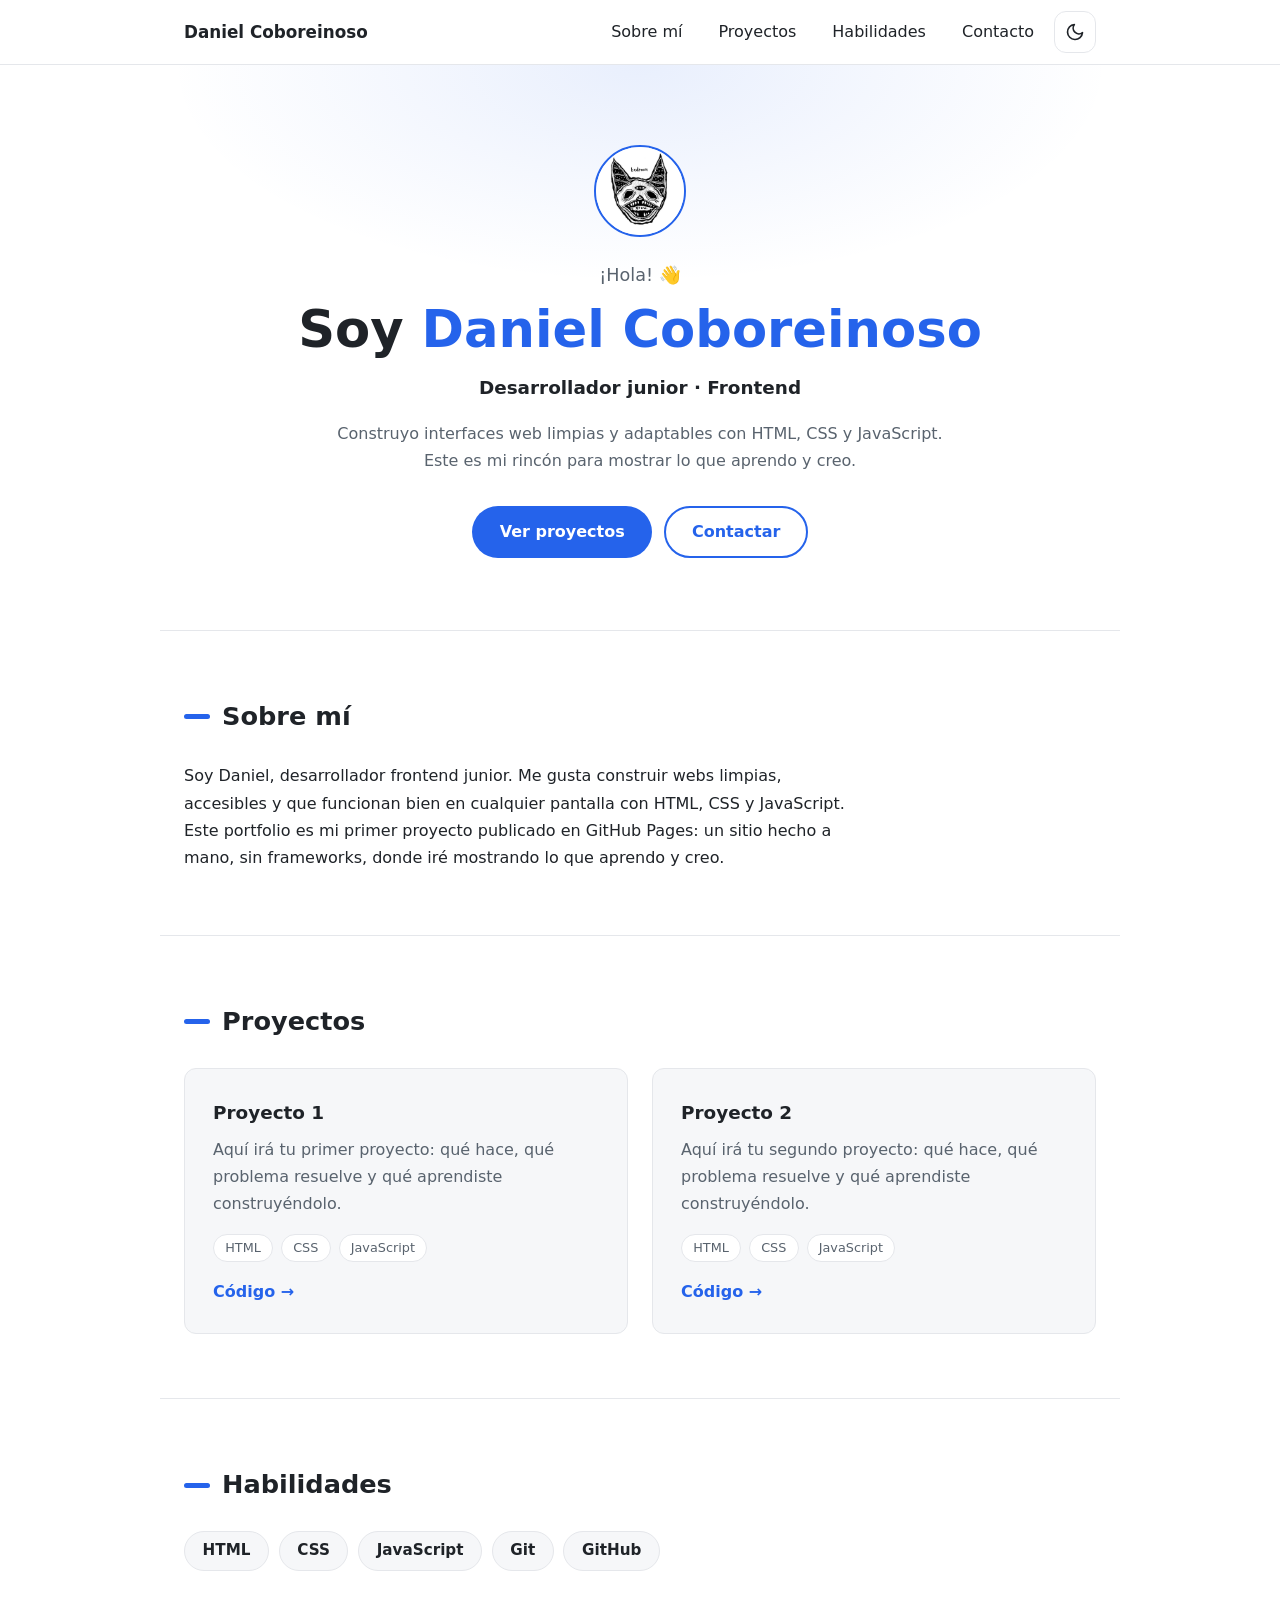
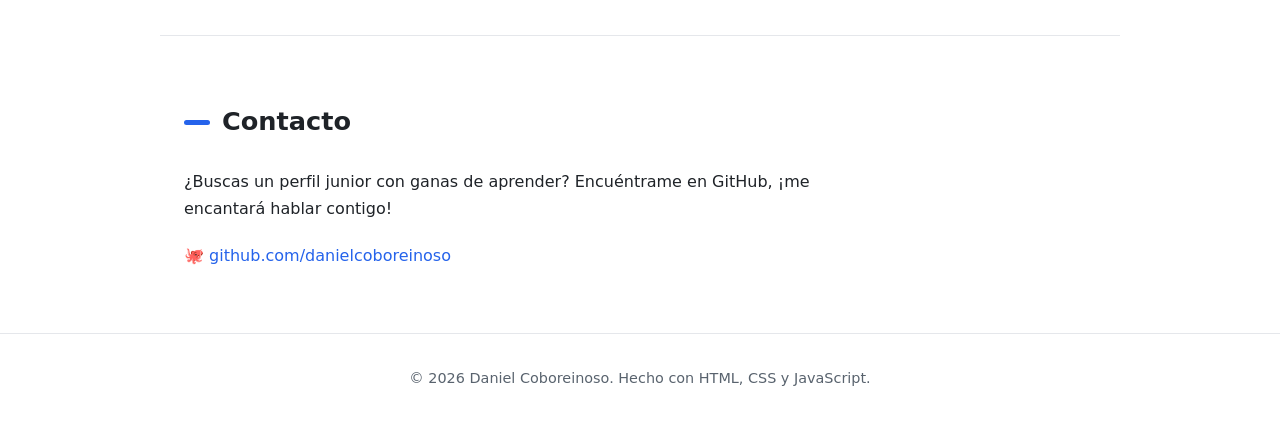
<file: index.html>
<!DOCTYPE html>
<html lang="es">
<head>
  <meta charset="UTF-8">
  <meta name="viewport" content="width=device-width, initial-scale=1.0">
  <title>Daniel Coboreinoso | Portfolio</title>
  <meta name="description" content="Portfolio de Daniel Coboreinoso, desarrollador junior frontend. Proyectos, habilidades y contacto.">
  <link rel="icon" href="favicon.svg" type="image/svg+xml">
  <link rel="stylesheet" href="css/styles.css">
  <meta name="theme-color" content="#ffffff" media="(prefers-color-scheme: light)">
  <meta name="theme-color" content="#0e1420" media="(prefers-color-scheme: dark)">

  <!-- Aplica el tema (día/noche) guardado ANTES de pintar la página,
       para evitar un destello de color incorrecto al cargar -->
  <script>
    (function () {
      var saved = localStorage.getItem("theme");
      var theme = saved === "dark" || saved === "light"
        ? saved
        : (window.matchMedia("(prefers-color-scheme: dark)").matches ? "dark" : "light");
      document.documentElement.setAttribute("data-theme", theme);
    })();
  </script>
</head>
<body>

  <!-- ===== Cabecera y menú ===== -->
  <header class="header">
    <nav class="nav container">
      <a href="#inicio" class="nav__logo">Daniel Coboreinoso</a>

      <ul id="nav-menu" class="nav__menu">
        <li><a href="#sobre-mi">Sobre mí</a></li>
        <li><a href="#proyectos">Proyectos</a></li>
        <li><a href="#habilidades">Habilidades</a></li>
        <li><a href="#contacto">Contacto</a></li>
      </ul>

      <div class="nav__actions">
        <!-- Botón día/noche -->
        <button id="theme-toggle" class="icon-btn" aria-label="Cambiar tema" title="Cambiar tema">
          <svg class="icon icon--sun" xmlns="http://www.w3.org/2000/svg" viewBox="0 0 24 24"
               fill="none" stroke="currentColor" stroke-width="2" stroke-linecap="round" aria-hidden="true">
            <circle cx="12" cy="12" r="4"/>
            <path d="M12 2v2M12 20v2M4.9 4.9l1.4 1.4M17.7 17.7l1.4 1.4M2 12h2M20 12h2M4.9 19.1l1.4-1.4M17.7 6.3l1.4-1.4"/>
          </svg>
          <svg class="icon icon--moon" xmlns="http://www.w3.org/2000/svg" viewBox="0 0 24 24"
               fill="none" stroke="currentColor" stroke-width="2" stroke-linejoin="round" aria-hidden="true">
            <path d="M21 12.8A9 9 0 1 1 11.2 3a7 7 0 0 0 9.8 9.8z"/>
          </svg>
        </button>

        <!-- Menú hamburguesa (solo móvil) -->
        <button id="menu-toggle" class="icon-btn nav__toggle" aria-label="Abrir menú"
                aria-expanded="false" aria-controls="nav-menu">
          <span></span>
        </button>
      </div>
    </nav>
  </header>

  <main>

    <!-- ===== Hero / presentación ===== -->
    <section id="inicio" class="hero container">
      <!-- Avatar: foto de perfil (assets/fot.jpg). Si algún día no hay foto,
           sustituye el <img> por: <div class="hero__avatar" aria-hidden="true">DC</div> -->
      <img class="hero__avatar" src="assets/fot.jpg" alt="Foto de Daniel Coboreinoso">
      <p class="hero__greeting">¡Hola! 👋</p>
      <h1 class="hero__title">Soy <span class="hero__name">Daniel Coboreinoso</span></h1>
      <p class="hero__subtitle">Desarrollador junior · Frontend</p>
      <p class="hero__description">
        Construyo interfaces web limpias y adaptables con HTML, CSS y
        JavaScript. Este es mi rincón para mostrar lo que aprendo y creo.
      </p>
      <div class="hero__actions">
        <a href="#proyectos" class="btn btn--primary">Ver proyectos</a>
        <a href="#contacto" class="btn btn--outline">Contactar</a>
      </div>
    </section>

    <!-- ===== Sobre mí ===== -->
    <section id="sobre-mi" class="section container">
      <h2 class="section__title">Sobre mí</h2>
      <p>
        Soy Daniel, desarrollador frontend junior. Me gusta construir webs
        limpias, accesibles y que funcionan bien en cualquier pantalla con
        HTML, CSS y JavaScript.
      </p>
      <p>
        Este portfolio es mi primer proyecto publicado en GitHub Pages: un
        sitio hecho a mano, sin frameworks, donde iré mostrando lo que
        aprendo y creo.
      </p>
    </section>

    <!-- ===== Proyectos ===== -->
    <section id="proyectos" class="section container">
      <h2 class="section__title">Proyectos</h2>
      <div class="projects__grid">

        <!-- Tarjeta de proyecto: duplica este bloque para cada proyecto.
             Rellena título, descripción, tecnologías y enlaces cuando
             tengas un proyecto real. -->
        <article class="card">
          <h3 class="card__title">Proyecto 1</h3>
          <p class="card__description">
            Aquí irá tu primer proyecto: qué hace, qué problema resuelve y qué
            aprendiste construyéndolo.
          </p>
          <ul class="card__tags">
            <li>HTML</li>
            <li>CSS</li>
            <li>JavaScript</li>
          </ul>
          <div class="card__links">
            <a href="https://github.com/danielcoboreinoso" target="_blank" rel="noopener">Código →</a>
            <!-- Añade el enlace a la demo cuando la tengas:
            <a href="#" target="_blank" rel="noopener">Demo →</a> -->
          </div>
        </article>

        <article class="card">
          <h3 class="card__title">Proyecto 2</h3>
          <p class="card__description">
            Aquí irá tu segundo proyecto: qué hace, qué problema resuelve y
            qué aprendiste construyéndolo.
          </p>
          <ul class="card__tags">
            <li>HTML</li>
            <li>CSS</li>
            <li>JavaScript</li>
          </ul>
          <div class="card__links">
            <a href="https://github.com/danielcoboreinoso" target="_blank" rel="noopener">Código →</a>
            <!-- Añade el enlace a la demo cuando la tengas:
            <a href="#" target="_blank" rel="noopener">Demo →</a> -->
          </div>
        </article>

      </div>
    </section>

    <!-- ===== Habilidades ===== -->
    <section id="habilidades" class="section container">
      <h2 class="section__title">Habilidades</h2>
      <ul class="skills__list">
        <li>HTML</li>
        <li>CSS</li>
        <li>JavaScript</li>
        <li>Git</li>
        <li>GitHub</li>
      </ul>
    </section>

    <!-- ===== Contacto ===== -->
    <section id="contacto" class="section container">
      <h2 class="section__title">Contacto</h2>
      <p>
        ¿Buscas un perfil junior con ganas de aprender? Encuéntrame en
        GitHub, ¡me encantará hablar contigo!
      </p>
      <ul class="contact__list">
        <li>🐙 <a href="https://github.com/danielcoboreinoso" target="_blank" rel="noopener">github.com/danielcoboreinoso</a></li>
      </ul>
    </section>

  </main>

  <!-- ===== Pie de página ===== -->
  <footer class="footer">
    <p>© <span id="year">2026</span> Daniel Coboreinoso. Hecho con HTML, CSS y JavaScript.</p>
  </footer>

  <script src="js/main.js"></script>
</body>
</html>
</file>
<file: css/styles.css>
/* =====================================================
   Portfolio — tema claro y oscuro, estilo minimalista
   =====================================================
   Personalización rápida:
   - Colores del tema claro  → variables de :root
   - Colores del tema oscuro → variables de [data-theme="dark"]
   - El botón día/noche de la cabecera ya está conectado
     (mira el <script> del <head> en index.html y js/main.js)
   ===================================================== */

/* ---------- Tema claro (día) ---------- */

:root {
  color-scheme: light;

  --color-bg: #ffffff;            /* fondo general */
  --color-surface: #f6f7f9;       /* fondo alterno (tarjetas, chips) */
  --color-text: #1f2328;          /* texto principal */
  --color-text-muted: #59636e;    /* texto secundario */
  --color-accent: #2563eb;        /* color de acento */
  --color-accent-hover: #1d4ed8;  /* acento al pasar el ratón */
  --color-accent-soft: rgba(37, 99, 235, 0.10); /* acento diluido (fondos) */
  --color-border: #e5e7eb;        /* bordes suaves */
  --color-nav-bg: rgba(255, 255, 255, 0.85);    /* cabecera translúcida */
  --shadow-card: 0 8px 20px rgba(15, 23, 42, 0.08);

  --font-sans: system-ui, -apple-system, "Segoe UI", Roboto, Arial, sans-serif;
  --radius: 12px;
  --max-width: 960px;
}

/* ---------- Tema oscuro (noche) ---------- */

[data-theme="dark"] {
  color-scheme: dark;

  --color-bg: #0e1420;
  --color-surface: #161d2b;
  --color-text: #e6edf3;
  --color-text-muted: #9fb0c0;
  --color-accent: #7aa2ff;
  --color-accent-hover: #a3bdff;
  --color-accent-soft: rgba(122, 162, 255, 0.12);
  --color-border: #232c3d;
  --color-nav-bg: rgba(14, 20, 32, 0.85);
  --shadow-card: 0 8px 20px rgba(0, 0, 0, 0.45);
}

/* ===== Reset básico ===== */

* {
  margin: 0;
  padding: 0;
  box-sizing: border-box;
}

html {
  scroll-behavior: smooth;
}

/* Deja hueco al saltar a una sección, por la cabecera fija */
section[id] {
  scroll-margin-top: 5rem;
}

body {
  font-family: var(--font-sans);
  background: var(--color-bg);
  color: var(--color-text);
  line-height: 1.7;
}

/* Suaviza el cambio de tema día/noche en los elementos clave */
body,
.header,
.icon-btn,
.skills__list li,
.card__tags li {
  transition: background-color 0.25s ease, color 0.25s ease,
    border-color 0.25s ease;
}

a {
  color: var(--color-accent);
  text-decoration: none;
}

a:hover {
  color: var(--color-accent-hover);
  text-decoration: underline;
}

/* Contenedor central que limita el ancho del contenido */
.container {
  max-width: var(--max-width);
  margin: 0 auto;
  padding: 0 1.5rem;
}

:focus-visible {
  outline: 2px solid var(--color-accent);
  outline-offset: 2px;
}

/* ===== Cabecera ===== */

.header {
  position: sticky;
  top: 0;
  background: var(--color-nav-bg);
  -webkit-backdrop-filter: blur(10px);
  backdrop-filter: blur(10px);
  border-bottom: 1px solid var(--color-border);
  z-index: 10;
}

.nav {
  display: flex;
  align-items: center;
  justify-content: space-between;
  gap: 1rem;
  position: relative; /* para anclar el menú móvil */
  min-height: 4rem;
}

.nav__logo {
  font-weight: 700;
  color: var(--color-text);
  font-size: 1.05rem;
}

/* Botones cuadrados de la cabecera (tema y hamburguesa) */
.icon-btn {
  display: inline-flex;
  align-items: center;
  justify-content: center;
  width: 42px;
  height: 42px;
  background: none;
  border: 1px solid var(--color-border);
  border-radius: var(--radius);
  color: var(--color-text);
  cursor: pointer;
}

.icon-btn:hover {
  color: var(--color-accent);
  border-color: var(--color-accent);
}

.icon {
  width: 20px;
  height: 20px;
}

/* En tema claro se muestra la luna (pasar a noche);
   en tema oscuro, el sol (volver a día) */
.icon--sun {
  display: none;
}

[data-theme="dark"] .icon--sun {
  display: block;
}

[data-theme="dark"] .icon--moon {
  display: none;
}

.nav__actions {
  display: flex;
  align-items: center;
  gap: 0.5rem;
}

/* Botón hamburguesa: tres barritas que se convierten en X */
.nav__toggle {
  position: relative;
}

.nav__toggle span,
.nav__toggle span::before,
.nav__toggle span::after {
  position: absolute;
  left: 11px;
  width: 18px;
  height: 2px;
  background: currentColor;
  border-radius: 2px;
  transition: transform 0.2s ease, background 0.2s ease;
}

.nav__toggle span {
  top: 20px;
}

.nav__toggle span::before {
  content: "";
  top: -6px;
}

.nav__toggle span::after {
  content: "";
  top: 6px;
}

.nav__toggle.open span {
  background: transparent;
}

.nav__toggle.open span::before {
  transform: translateY(6px) rotate(45deg);
}

.nav__toggle.open span::after {
  transform: translateY(-6px) rotate(-45deg);
}

/* Menú móvil: oculto hasta que se le añade la clase .open */
.nav__menu {
  list-style: none;
  display: none;
  flex-direction: column;
  gap: 0.25rem;
  position: absolute;
  top: 100%;
  left: -1.5rem;         /* alineado con el padding del .container */
  right: -1.5rem;
  background: var(--color-bg);
  border-bottom: 1px solid var(--color-border);
  box-shadow: var(--shadow-card);
  padding: 0.75rem 1.5rem 1rem;
}

.nav__menu.open {
  display: flex;
}

.nav__menu a {
  color: var(--color-text);
  display: block;
  padding: 0.5rem 0.25rem;
}

.nav__menu a:hover {
  color: var(--color-accent);
  text-decoration: none;
}

/* ===== Hero ===== */

.hero {
  padding: 5rem 1.5rem 4.5rem;
  text-align: center;
  background: radial-gradient(
    70% 55% at 50% 0%,
    var(--color-accent-soft),
    transparent 70%
  );
}

/* Círculo del hero: funciona igual como foto (<img>) o iniciales (<div>) */
.hero__avatar {
  width: 92px;
  height: 92px;
  margin: 0 auto 1.5rem;
  display: flex;
  align-items: center;
  justify-content: center;
  border-radius: 50%;
  background: var(--color-accent-soft);
  border: 2px solid var(--color-accent);
  color: var(--color-accent);
  font-size: 1.6rem;
  font-weight: 700;
  letter-spacing: 0.05em;
  overflow: hidden;    /* la foto no se sale del círculo */
  object-fit: cover;   /* recorta la foto para llenar el círculo */
}

.hero__greeting {
  font-size: 1.1rem;
  color: var(--color-text-muted);
}

.hero__title {
  font-size: clamp(2.2rem, 6vw, 3.2rem);
  line-height: 1.2;
  margin: 0.5rem 0 0.75rem;
}

.hero__name {
  color: var(--color-accent);
}

.hero__subtitle {
  font-size: 1.15rem;
  font-weight: 600;
}

.hero__description {
  max-width: 38rem;
  margin: 1rem auto 0;
  color: var(--color-text-muted);
}

.hero__actions {
  margin-top: 2rem;
  display: flex;
  justify-content: center;
  flex-wrap: wrap;
  gap: 0.75rem;
}

/* Botones (píldora) */

.btn {
  display: inline-block;
  padding: 0.65rem 1.6rem;
  border-radius: 999px;
  font-weight: 600;
  border: 2px solid transparent;
}

.btn:hover {
  text-decoration: none;
}

.btn--primary {
  background: var(--color-accent);
  color: var(--color-bg);
}

.btn--primary:hover {
  background: var(--color-accent-hover);
  color: var(--color-bg);
}

.btn--outline {
  border-color: var(--color-accent);
  color: var(--color-accent);
}

.btn--outline:hover {
  background: var(--color-accent);
  color: var(--color-bg);
}

/* ===== Secciones ===== */

.section {
  padding: 4rem 1.5rem;
  border-top: 1px solid var(--color-border);
}

.section__title {
  font-size: 1.6rem;
  margin-bottom: 1.5rem;
  display: flex;
  align-items: center;
  gap: 0.75rem;
}

/* Barrita de acento delante del título */
.section__title::before {
  content: "";
  width: 26px;
  height: 5px;
  border-radius: 3px;
  background: var(--color-accent);
  flex-shrink: 0;
}

.section p {
  max-width: 42rem;
}

.about__list {
  list-style: none;
  margin-top: 1rem;
  display: grid;
  gap: 0.5rem;
  color: var(--color-text-muted);
}

/* ===== Proyectos ===== */

.projects__grid {
  display: grid;
  grid-template-columns: 1fr;
  gap: 1.5rem;
}

.card {
  background: var(--color-surface);
  border: 1px solid var(--color-border);
  border-radius: var(--radius);
  padding: 1.75rem;
  transition: transform 0.2s ease, box-shadow 0.2s ease,
    background-color 0.25s ease, border-color 0.25s ease;
}

.card:hover {
  transform: translateY(-4px);
  box-shadow: var(--shadow-card);
  border-color: var(--color-accent);
}

.card__title {
  font-size: 1.15rem;
  margin-bottom: 0.5rem;
}

.card__description {
  color: var(--color-text-muted);
  margin-bottom: 1rem;
}

.card__tags {
  list-style: none;
  display: flex;
  flex-wrap: wrap;
  gap: 0.5rem;
  margin-bottom: 1rem;
}

.card__tags li {
  background: var(--color-bg);
  border: 1px solid var(--color-border);
  border-radius: 999px;
  font-size: 0.8rem;
  padding: 0.15rem 0.7rem;
  color: var(--color-text-muted);
}

.card__links {
  display: flex;
  gap: 1.25rem;
  font-weight: 600;
}

/* ===== Habilidades ===== */

.skills__list {
  list-style: none;
  display: flex;
  flex-wrap: wrap;
  gap: 0.6rem;
}

.skills__list li {
  background: var(--color-surface);
  border: 1px solid var(--color-border);
  border-radius: 999px;
  padding: 0.4rem 1.1rem;
  font-weight: 600;
  font-size: 0.95rem;
  transition: color 0.2s ease, border-color 0.2s ease,
    background-color 0.25s ease;
}

.skills__list li:hover {
  color: var(--color-accent);
  border-color: var(--color-accent);
}

/* ===== Contacto ===== */

.contact__list {
  list-style: none;
  margin-top: 1.25rem;
  display: grid;
  gap: 0.75rem;
}

/* ===== Pie de página ===== */

.footer {
  border-top: 1px solid var(--color-border);
  padding: 2rem 1.5rem;
  text-align: center;
  color: var(--color-text-muted);
  font-size: 0.9rem;
}

/* ===== Escritorio (a partir de 768px) ===== */

@media (min-width: 768px) {

  /* El botón hamburguesa desaparece y el menú pasa a horizontal */
  .nav__toggle {
    display: none;
  }

  .nav__menu {
    display: flex;
    flex-direction: row;
    position: static;
    margin-left: auto; /* empuja el menú hacia la derecha */
    gap: 1.75rem;
    padding: 0;
    border: none;
    background: none;
    box-shadow: none;
  }

  /* Las tarjetas de proyecto pasan a 2 columnas */
  .projects__grid {
    grid-template-columns: repeat(2, 1fr);
  }
}

/* Respeta la preferencia del usuario de menos animaciones */
@media (prefers-reduced-motion: reduce) {

  html {
    scroll-behavior: auto;
  }

  *,
  *::before,
  *::after {
    transition: none !important;
    animation: none !important;
  }
}
</file>
